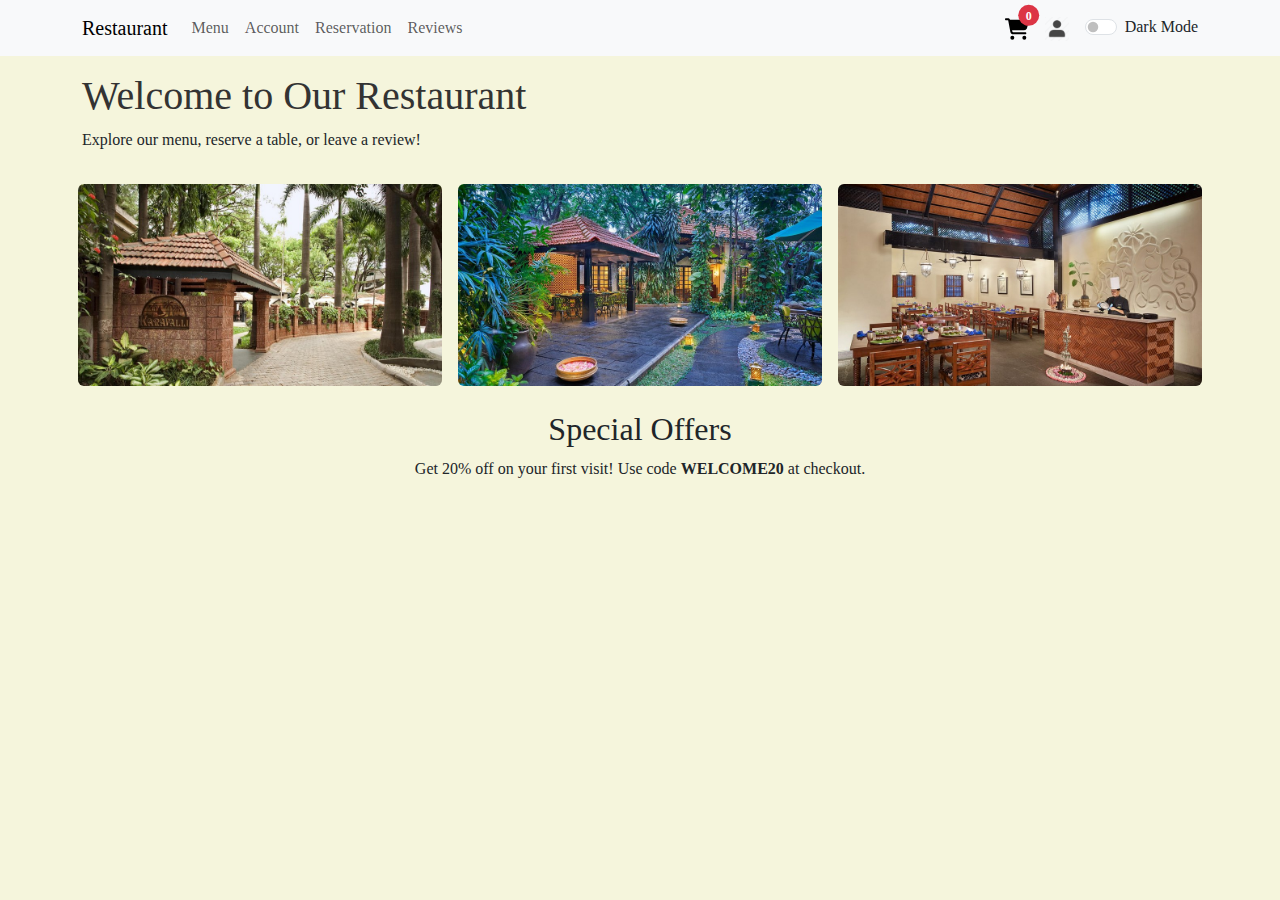
<file: index.html>
<!DOCTYPE html>
<html lang="en">
<head>
    <meta charset="UTF-8">
    <meta name="viewport" content="width=device-width, initial-scale=1.0">
    <title>Restaurant Home</title>
    <link rel="stylesheet" href="https://cdn.jsdelivr.net/npm/bootstrap@5.3.2/dist/css/bootstrap.min.css">
    <link rel="stylesheet" href="assets/css/style.css">
</head>
<body>
    <nav class="navbar navbar-expand-md navbar-light bg-light">
        <div class="container">
            <a class="navbar-brand" href="index.html">Restaurant</a>
            <button class="navbar-toggler" type="button" data-bs-toggle="collapse" data-bs-target="#navbarNav">
                <span class="navbar-toggler-icon"></span>
            </button>
            <div class="collapse navbar-collapse" id="navbarNav">
                <ul class="navbar-nav">
                    <li class="nav-item"><a class="nav-link" href="menu.html">Menu</a></li>
                    <li class="nav-item"><a class="nav-link" href="account.html">Account</a></li>
                    <li class="nav-item"><a class="nav-link" href="reservation.html">Reservation</a></li>
                    <li class="nav-item"><a class="nav-link" href="reviews.html">Reviews</a></li>
                </ul>
                <!-- Cart Icon, Profile Icon and Dark Mode Switch on the right -->
                <div class="d-flex ms-auto align-items-center">
                    <a href="cart.html" class="me-3 position-relative">
                        <img src="assets/icons/cart-shopping-solid.svg" alt="Cart" width="24" height="24">
                        <span id="cart-count" class="position-absolute top-0 start-100 translate-middle badge rounded-pill bg-danger">
                            0
                        </span>
                    </a>
                    <a href="#" class="me-3 position-relative profile-icon">
                        <img src="assets/icons/user-account-profile.webp" alt="Profile" width="24" height="24">
                    </a>
                    <div class="form-check form-switch">
                        <input class="form-check-input" type="checkbox" id="darkModeToggle">
                        <label class="form-check-label" for="darkModeToggle">Dark Mode</label>
                    </div>
                </div>
            </div>
        </div>
    </nav>
    <div class="container mt-3">
        <h1>Welcome to Our Restaurant</h1>
        <p>Explore our menu, reserve a table, or leave a review!</p>

        <!-- Restaurant Images Section -->
        <div class="row mt-4">
            <div class="col-md-4 p-2">
                <img src="assets/images/karavalli.jpg" alt="Restaurant View 1" class="img-fluid rounded">
            </div>
            <div class="col-md-4 p-2">
                <img src="assets/images/karavalli-garden.jpg" alt="Restaurant View 2" class="img-fluid rounded">
            </div>
            <div class="col-md-4 p-2">
                <img src="assets/images/courtyard.jpg" alt="Restaurant View 3" class="img-fluid rounded">
            </div>
        </div>

        <!-- Special Offers Section -->
        <div class="mt-3 text-center">
            <h2>Special Offers</h2>
            <p>Get 20% off on your first visit! Use code <strong>WELCOME20</strong> at checkout.</p>
        </div>

    </div>
    <script src="https://cdn.jsdelivr.net/npm/bootstrap@5.3.2/dist/js/bootstrap.bundle.min.js"></script>
    <script>
        const darkModeToggle = document.getElementById('darkModeToggle');

        // Check for saved dark mode preference
        if (localStorage.getItem('darkMode') === 'enabled') {
            document.body.classList.add('dark-mode');
            darkModeToggle.checked = true;
        }

        darkModeToggle.addEventListener('change', () => {
            if (darkModeToggle.checked) {
                document.body.classList.add('dark-mode');
                localStorage.setItem('darkMode', 'enabled');
            } else {
                document.body.classList.remove('dark-mode');
                localStorage.setItem('darkMode', 'disabled');
            }
        });
    </script>
    <script src="assets/js/userProfile.js"></script>
</body>
</html>
</file>
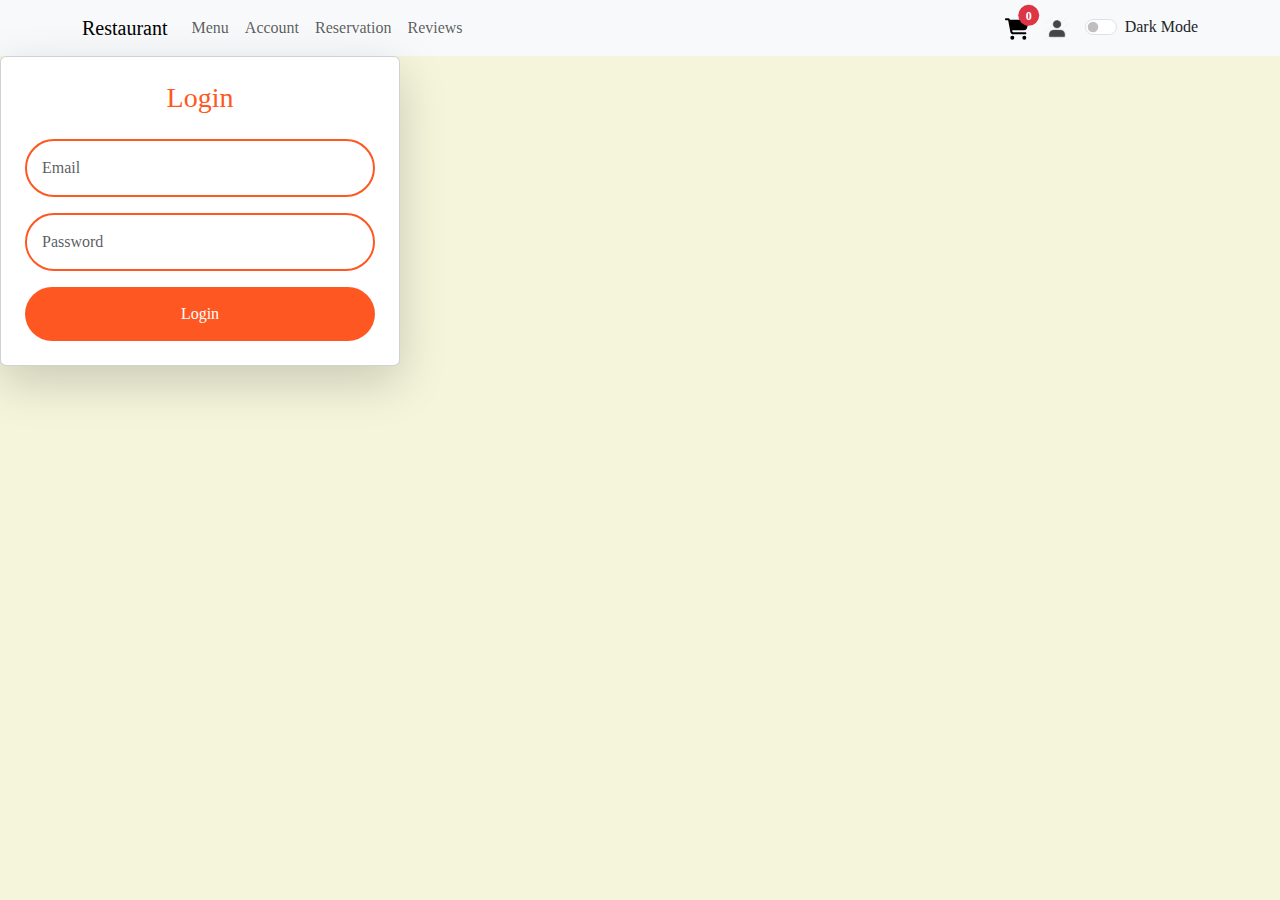
<file: account.html>
<!DOCTYPE html>
<html lang="en">
<head>
    <meta charset="UTF-8">
    <meta name="viewport" content="width=device-width, initial-scale=1.0">
    <title>Account</title>
    <link rel="stylesheet" href="https://cdn.jsdelivr.net/npm/bootstrap@5.3.2/dist/css/bootstrap.min.css">
    <link rel="stylesheet" href="assets/css/style.css">
    <style>
        /* Custom styles */
        body {
            font-family: 'Times New Roman', Times, serif;
            background-color: beige;
        }

        h2 {
            color: #ff5722;
            font-size: 28px;
        }

        .card {
            background-color: #ffffff;
            border-radius: 15px;
            padding: 30px;
            box-shadow: 0 4px 10px rgba(0, 0, 0, 0.1);
        }

        .card-body {
            display: flex;
            flex-direction: column;
            align-items: center;
        }

        .form-control {
            border-radius: 30px;
            padding: 15px;
            margin-bottom: 15px;
            border: 2px solid #ff5722;
        }

        .btn-primary {
            background-color: #ff5722;
            border-radius: 30px;
            padding: 15px;
            font-size: 16px;
            border: none;
        }

        .btn-primary:hover {
            background-color: #e64a19;
        }

        .greeting-message {
            display: none;
            text-align: center;
            font-size: 20px;
            margin-top: 30px;
            color: #4caf50;
        }

        /* Responsive styling */
        @media (max-width: 768px) {
            .card {
                padding: 20px;
            }
        }

        /* Dark mode styles */
        body.dark-mode {
            background-color: #121212;
            color: #ffffff;
        }

        .card.dark-mode {
            background-color: #1e1e1e;
        }

        .form-control.dark-mode {
            background-color: #333333;
            color: white;
            border: 2px solid #ff5722;
        }

        .btn-primary.dark-mode {
            background-color: #e64a19;
        }
    </style>
</head>
<body>
    <nav class="navbar navbar-expand-md navbar-light bg-light">
        <div class="container">
            <a class="navbar-brand" href="index.html">Restaurant</a>
            <button class="navbar-toggler" type="button" data-bs-toggle="collapse" data-bs-target="#navbarNav">
                <span class="navbar-toggler-icon"></span>
            </button>
            <div class="collapse navbar-collapse" id="navbarNav">
                <ul class="navbar-nav">
                    <li class="nav-item"><a class="nav-link" href="menu.html">Menu</a></li>
                    <li class="nav-item"><a class="nav-link" href="account.html">Account</a></li>
                    <li class="nav-item"><a class="nav-link" href="reservation.html">Reservation</a></li>
                    <li class="nav-item"><a class="nav-link" href="reviews.html">Reviews</a></li>
                </ul>
                <!-- Cart Icon, Profile Icon and Dark Mode Switch on the right -->
                <div class="d-flex ms-auto align-items-center">
                    <a href="cart.html" class="me-3 position-relative">
                        <img src="assets/icons/cart-shopping-solid.svg" alt="Cart" width="24" height="24">
                        <span id="cart-count" class="position-absolute top-0 start-100 translate-middle badge rounded-pill bg-danger">
                            0
                        </span>
                    </a>
                    <a href="#" class="me-3 position-relative profile-icon">
                        <img src="assets/icons/user-account-profile.webp" alt="Profile" width="24" height="24">
                    </a>
                    <div class="form-check form-switch">
                        <input class="form-check-input" type="checkbox" id="darkModeToggle">
                        <label class="form-check-label" for="darkModeToggle">Dark Mode</label>
                    </div>
                </div>
            </div>
        </div>
    </nav>

    <div class="card shadow-lg p-4 rounded" style="max-width: 400px; width: 100%;">
        <h2 class="text-center mb-4">Login</h2>
        <!-- Add this div for error messages -->
        <div id="login-error" class="alert alert-danger" style="display: none;"></div>
        <form id="login-form">
            <div class="mb-3">
                <input type="email" class="form-control" placeholder="Email" required id="email">
            </div>
            <div class="mb-3">
                <input type="password" class="form-control" placeholder="Password" required id="password">
            </div>
            <button type="submit" class="btn btn-primary w-100">Login</button>
        </form>
        <div id="profile-section" style="display: none;">
            <h2 class="text-center mb-4">Your Profile</h2>
            <div id="user-details"></div>
            <div id="order-history" class="mt-4"></div>
            <button class="btn btn-danger w-100 mt-3" id="logout-btn">Logout</button>
        </div>
    </div>

    <script src="https://cdn.jsdelivr.net/npm/bootstrap@5.3.2/dist/js/bootstrap.bundle.min.js"></script>
    <script>
        const darkModeToggle = document.getElementById('darkModeToggle');

// Check for saved dark mode preference
        if (localStorage.getItem('darkMode') === 'enabled') {
            document.body.classList.add('dark-mode');
            darkModeToggle.checked = true;
        }

        darkModeToggle.addEventListener('change', () => {
            if (darkModeToggle.checked) {
                document.body.classList.add('dark-mode');
                localStorage.setItem('darkMode', 'enabled');
            } else {
                document.body.classList.remove('dark-mode');
                localStorage.setItem('darkMode', 'disabled');
            }
        });
        
    </script>
    <script>
        // Simulating a login process
        document.getElementById("login-form").addEventListener("submit", function(event) {
            event.preventDefault(); // Prevent form submission
            
            // Get user input
            const username = document.getElementById("username").value;

            // Simulate successful login by showing the greeting message
            if (username) {
                document.getElementById("greeting-message").style.display = "block"; // Show greeting message
                document.getElementById("user-name").textContent = username; // Set username in the greeting
                document.getElementById("login-form").reset(); // Reset form fields
            }
        });
    </script>
    <script src="assets/js/userProfile.js"></script>
</body>
</html>
</file>
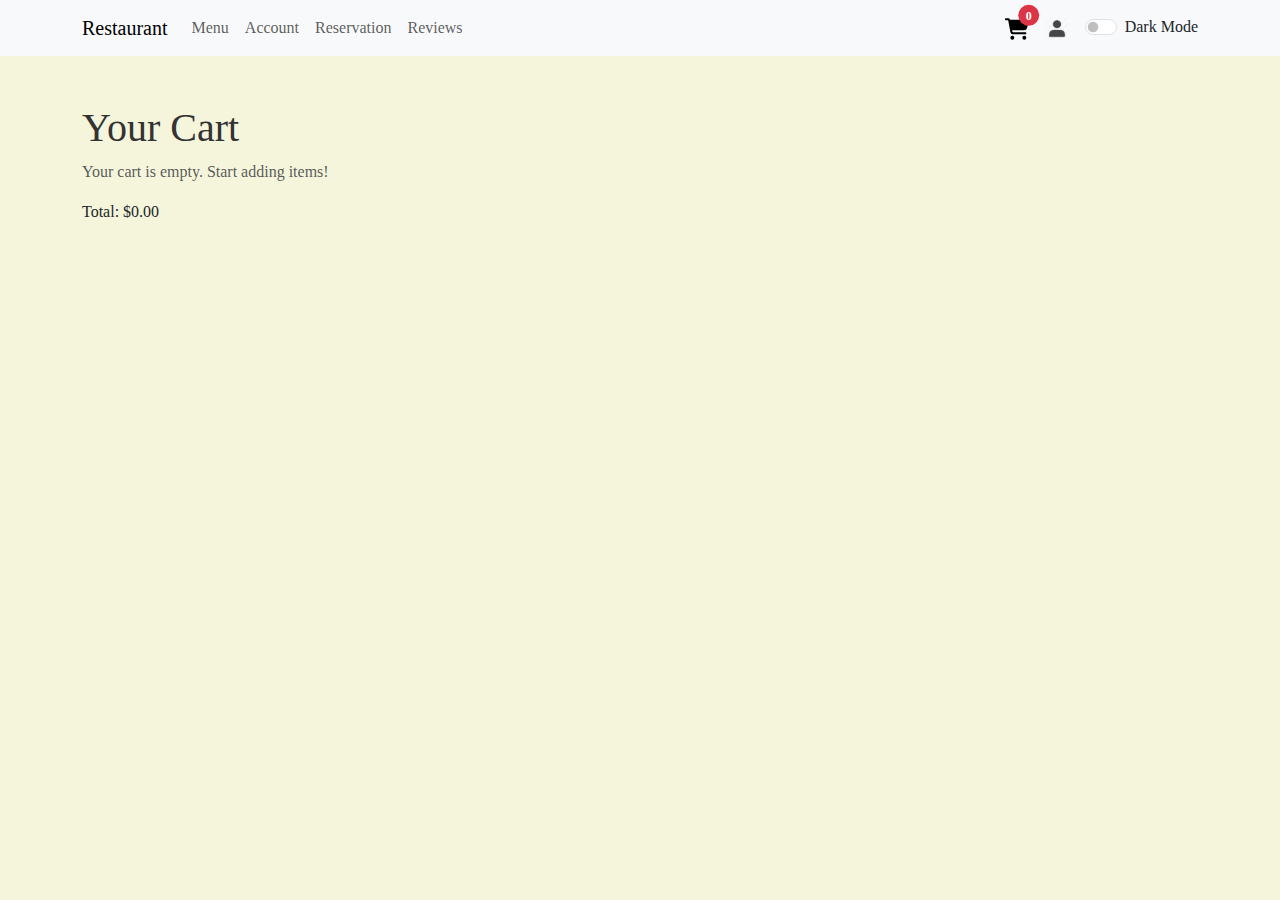
<file: cart.html>
<!DOCTYPE html>
<html lang="en">
<head>
    <meta charset="UTF-8">
    <meta name="viewport" content="width=device-width, initial-scale=1.0">
    <title>Cart</title>
    <link rel="stylesheet" href="https://cdn.jsdelivr.net/npm/bootstrap@5.3.2/dist/css/bootstrap.min.css">
    <link rel="stylesheet" href="assets/css/style.css">
</head>
<body>
    <nav class="navbar navbar-expand-md navbar-light bg-light">
        <div class="container">
            <a class="navbar-brand" href="index.html">Restaurant</a>
            <button class="navbar-toggler" type="button" data-bs-toggle="collapse" data-bs-target="#navbarNav">
                <span class="navbar-toggler-icon"></span>
            </button>
            <div class="collapse navbar-collapse" id="navbarNav">
                <ul class="navbar-nav">
                    <li class="nav-item"><a class="nav-link" href="menu.html">Menu</a></li>
                    <li class="nav-item"><a class="nav-link" href="account.html">Account</a></li>
                    <li class="nav-item"><a class="nav-link" href="reservation.html">Reservation</a></li>
                    <li class="nav-item"><a class="nav-link" href="reviews.html">Reviews</a></li>
                </ul>
                <!-- Cart Icon -->
                <div class="d-flex ms-auto align-items-center">
                    <a href="#" class="me-3 position-relative" id="cart-icon">
                        <img src="assets/icons/cart-shopping-solid.svg" alt="Cart" width="24" height="24">
                        <span id="cart-count" class="position-absolute top-0 start-100 translate-middle badge rounded-pill bg-danger">0</span>
                    </a>
                    <a href="#" class="me-3 position-relative profile-icon">
                        <img src="assets/icons/user-account-profile.webp" alt="Profile" width="24" height="24">
                    </a>
                    <div class="form-check form-switch">
                        <input class="form-check-input" type="checkbox" id="darkModeToggle">
                        <label class="form-check-label" for="darkModeToggle">Dark Mode</label>
                    </div>
                </div>
            </div>
        </div>
    </nav>

    <div class="container mt-5">
        <h1>Your Cart</h1>
        <div id="cart-items">
            <p class="text-muted">Your cart is empty. Start adding items!</p>
        </div>
        <p>Total: <span id="cart-total">$0.00</span></p>
        <button class="btn btn-primary d-none" id="checkout-btn">Checkout</button>
    </div>

    <script src="https://cdn.jsdelivr.net/npm/bootstrap@5.3.2/dist/js/bootstrap.bundle.min.js"></script>
    <script>
        // Cart logic
        let cartItems = []; cartCount.textContent = '0';
        const cartIcon = document.getElementById('cart-icon');
        const cartCount = document.getElementById('cart-count');
        const cartItemsContainer = document.getElementById('cart-items');
        const cartTotal = document.getElementById('cart-total');
        const checkoutButton = document.getElementById('checkout-btn');

        // Function to update the cart display
        function updateCart() {
            cartCount.textContent = cartItems.length;
            if (cartItems.length === 0) {
                cartItemsContainer.innerHTML = '<p class="text-muted">Your cart is empty. Start adding items!</p>';
                checkoutButton.classList.add('d-none');
                cartTotal.textContent = '$0.00';
            } else {
                cartItemsContainer.innerHTML = cartItems.map(item => `
                    <div class="d-flex justify-content-between mb-2">
                        <span>${item.name}</span>
                        <span>$${item.price.toFixed(2)}</span>
                    </div>
                `).join('');
                const total = cartItems.reduce((sum, item) => sum + item.price, 0);
                cartTotal.textContent = `$${total.toFixed(2)}`;
                checkoutButton.classList.remove('d-none');
            }
        }

        // Add an item to the cart (dummy example)
        function addItemToCart(name, price) {
            cartItems.push({ name, price });
            updateCart();
        }

        // Example: Adding items (connect this function to menu buttons in the menu page)
        // addItemToCart('Tiramisu', 8.00);
        // addItemToCart('Crème Brûlée', 9.00);

        // Cart icon click opens cart page
        cartIcon.addEventListener('click', () => {
            window.location.href = 'cart.html';
        });

        // Dark mode toggle
        const darkModeToggle = document.getElementById('darkModeToggle');
        if (localStorage.getItem('darkMode') === 'enabled') {
            document.body.classList.add('dark-mode');
            darkModeToggle.checked = true;
        }
        darkModeToggle.addEventListener('change', () => {
            if (darkModeToggle.checked) {
                document.body.classList.add('dark-mode');
                localStorage.setItem('darkMode', 'enabled');
            } else {
                document.body.classList.remove('dark-mode');
                localStorage.setItem('darkMode', 'disabled');
            }
        });

        // Initialize cart on page load
        document.addEventListener('DOMContentLoaded', updateCart);
    </script>
</body>
</html>
</file>
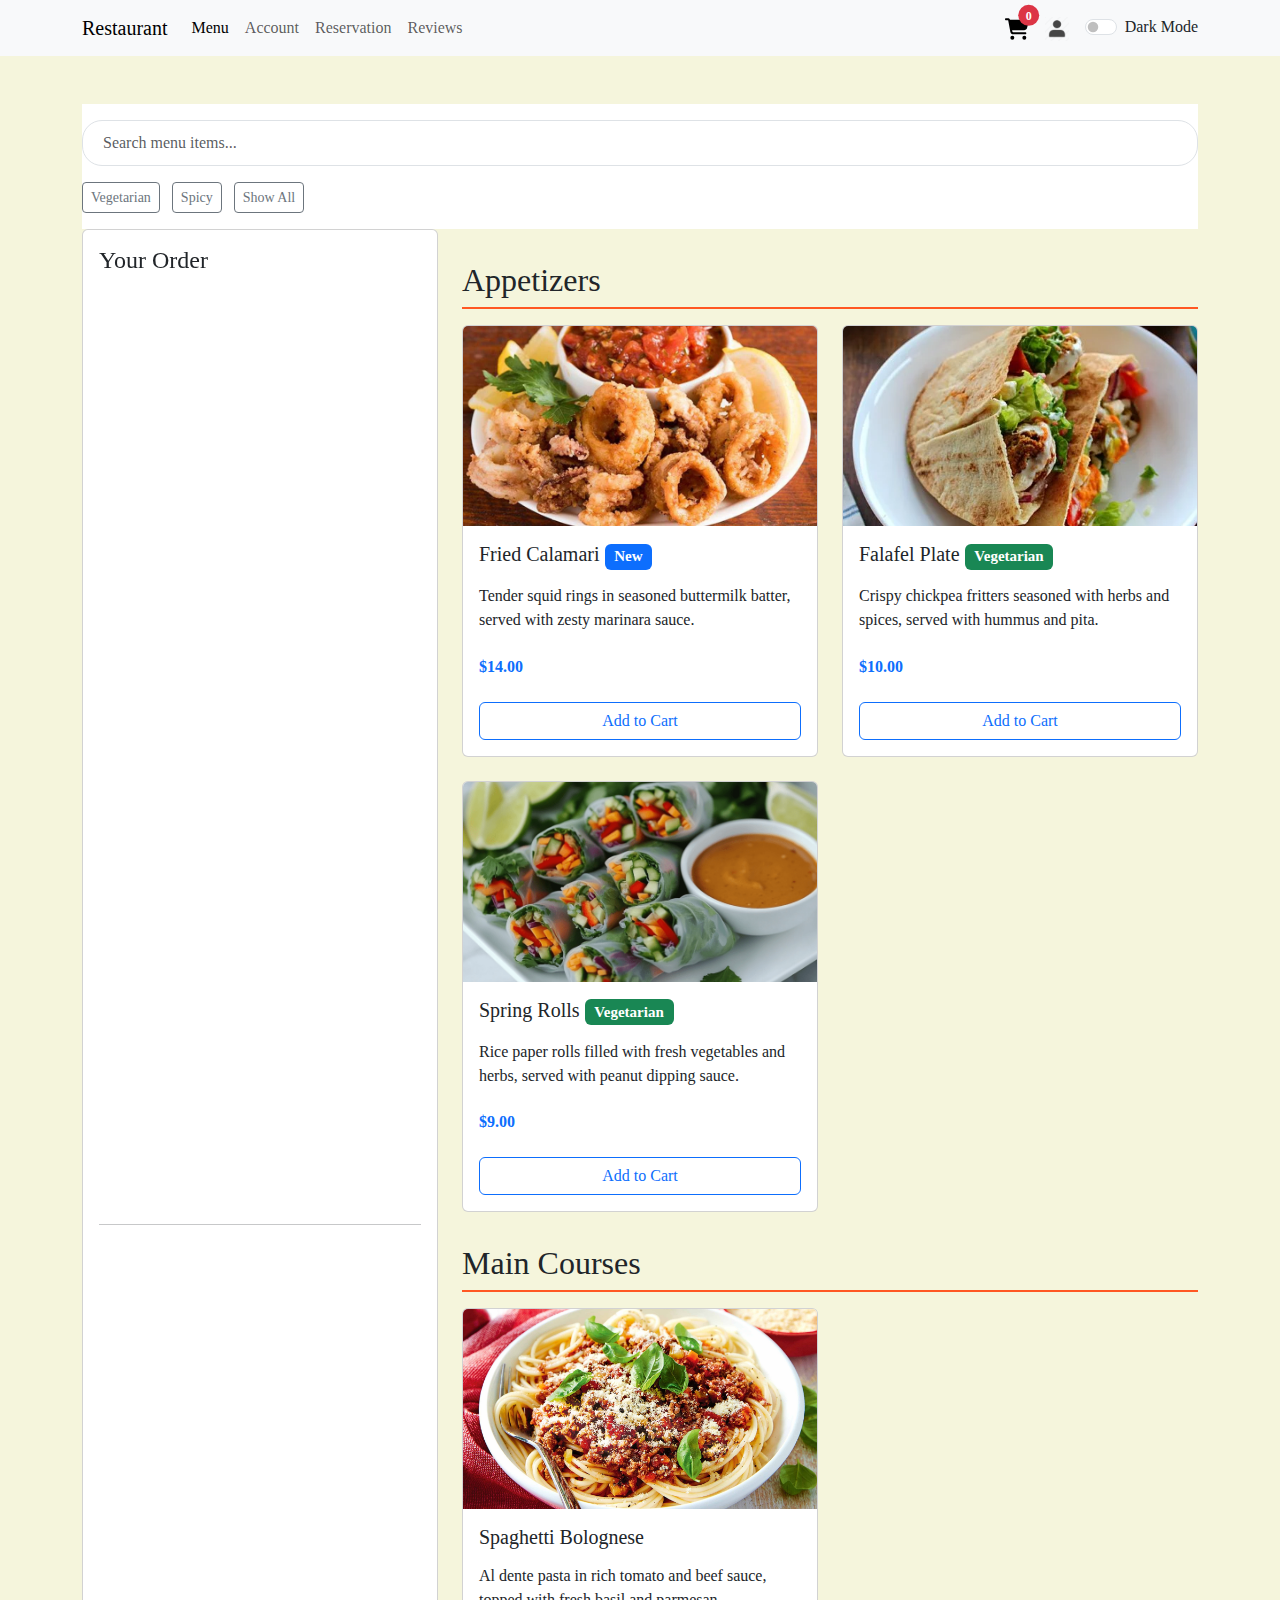
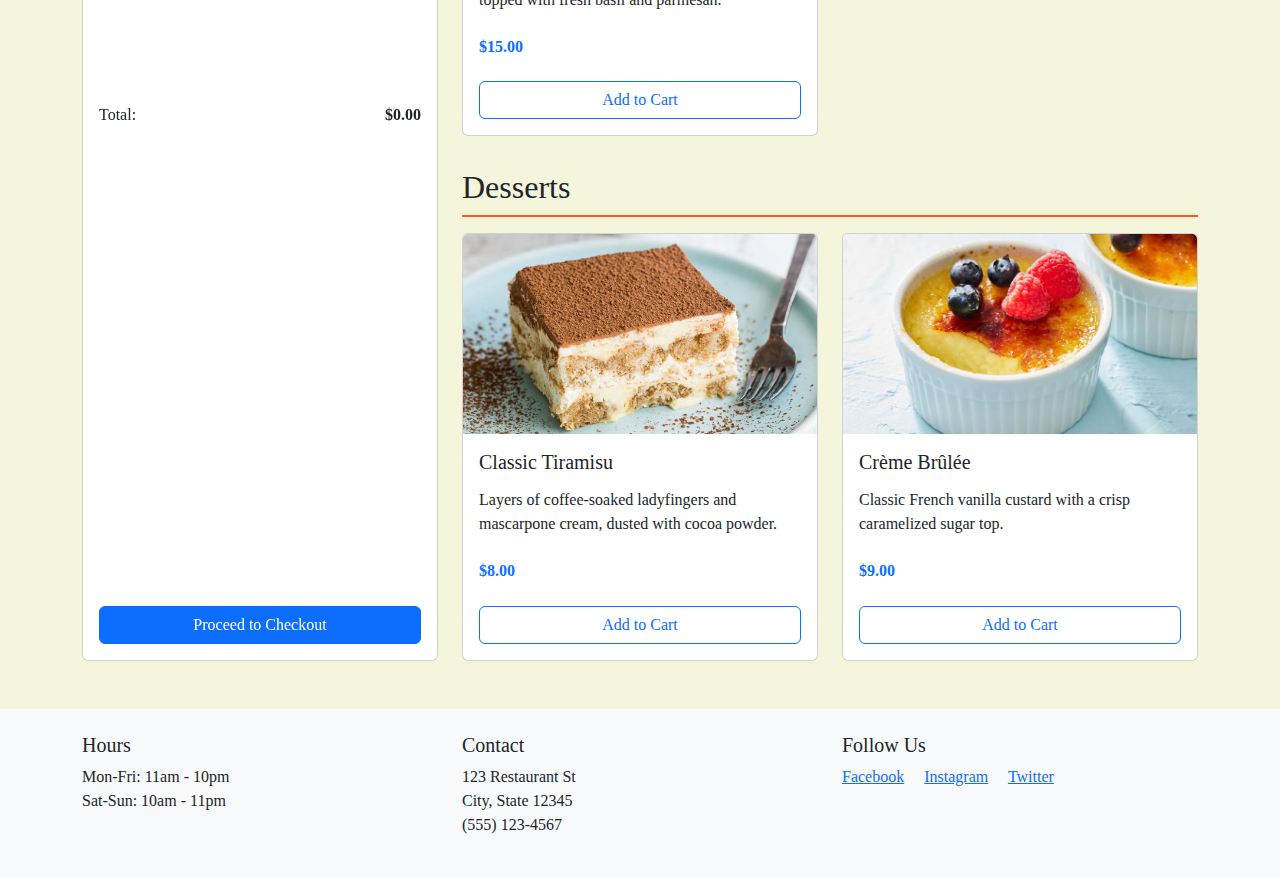
<file: menu.html>
<!DOCTYPE html>
<html lang="en">
<head>
    <meta charset="UTF-8">
    <meta name="viewport" content="width=device-width, initial-scale=1.0">
    <meta name="description" content="Explore our diverse menu featuring appetizers, main courses, and desserts. Fresh ingredients and amazing flavors await you.">
    <title>Menu - Restaurant Name</title>
    <link rel="stylesheet" href="https://cdn.jsdelivr.net/npm/bootstrap@5.3.2/dist/css/bootstrap.min.css">
    <link rel="stylesheet" href="assets/css/style.css">
    <style>
        /* Original styles remain unchanged */
        .card {
            transition: transform 0.2s;
            height: 100%;
        }
        
        .card:hover {
            transform: translateY(-5px);
            box-shadow: 0 4px 15px rgba(0,0,0,0.1);
        }

        .card-img-top {
            height: 200px;
            object-fit: cover;
        }

        .search-container {
            position: sticky;
            top: 0;
            z-index: 100;
            background: white;
            padding: 1rem 0;
        }

        .back-to-top {
            position: fixed;
            bottom: 20px;
            right: 20px;
            display: none;
            z-index: 1000;
        }

        .dietary-badge {
            margin-right: 5px;
        }

        #menuSearch {
            border-radius: 20px;
            padding: 10px 20px;
        }

        .category-header {
            margin-top: 2rem;
            margin-bottom: 1rem;
            padding-bottom: 0.5rem;
            border-bottom: 2px solid #ff5722;
        }

        .dark-mode #menuSearch {
            background-color: #2d2d2d;
            color: #ffffff;
            border-color: #404040;
        }
        
        .dark-mode #menuSearch::placeholder {
            color: #cccccc;
        }
    </style>
</head>
<body>
    <!-- Navigation remains unchanged -->
    <nav class="navbar navbar-expand-md navbar-light bg-light">
        <div class="container">
            <a class="navbar-brand" href="index.html">Restaurant</a>
            <button class="navbar-toggler" type="button" data-bs-toggle="collapse" data-bs-target="#navbarNav">
                <span class="navbar-toggler-icon"></span>
            </button>
            <div class="collapse navbar-collapse" id="navbarNav">
                <ul class="navbar-nav">
                    <li class="nav-item"><a class="nav-link active" href="menu.html" aria-current="page">Menu</a></li>
                    <li class="nav-item"><a class="nav-link" href="account.html">Account</a></li>
                    <li class="nav-item"><a class="nav-link" href="reservation.html">Reservation</a></li>
                    <li class="nav-item"><a class="nav-link" href="reviews.html">Reviews</a></li>
                </ul>
                <div class="d-flex ms-auto align-items-center">
                    <a href="cart.html" class="me-3 position-relative">
                        <img src="assets/icons/cart-shopping-solid.svg" alt="Shopping Cart" width="24" height="24">
                        <span id="cart-count" class="position-absolute top-0 start-100 translate-middle badge rounded-pill bg-danger">
                            0
                        </span>
                    </a>
                    <a href="account.html" class="me-3">
                        <img src="assets/icons/user-account-profile.webp" alt="User Profile" width="24" height="24">
                    </a>
                    <div class="form-check form-switch">
                        <input class="form-check-input" type="checkbox" id="darkModeToggle" aria-label="Toggle dark mode">
                        <label class="form-check-label" for="darkModeToggle">Dark Mode</label>
                    </div>
                </div>
            </div>
        </div>
    </nav>
    
    <div class="container mt-5">
        <div class="search-container">
            <input type="search" 
                   class="form-control" 
                   id="menuSearch" 
                   placeholder="Search menu items..."
                   aria-label="Search menu">
            
            <div class="mt-3">
                <button class="btn btn-outline-secondary btn-sm me-2" data-filter="vegetarian">
                    Vegetarian
                </button>
                <button class="btn btn-outline-secondary btn-sm me-2" data-filter="spicy">
                    Spicy
                </button>
                <button class="btn btn-outline-secondary btn-sm" data-filter="all">
                    Show All
                </button>
            </div>
        </div>

        <div class="row">
            <!-- Cart moved to top -->
            <div class="col-12 col-lg-4">
                <div class="card sticky-top" style="top: 20px;">
                    <div class="card-body">
                        <h2 class="h4">Your Order</h2>
                        <div id="cart-items">
                            <!-- Cart items will be dynamically added here -->
                        </div>
                        <hr>
                        <div class="d-flex justify-content-between">
                            <span>Total:</span>
                            <span id="cart-total" class="fw-bold">$0.00</span>
                        </div>
                        <button class="btn btn-primary w-100 mt-3" id="checkout-btn">Proceed to Checkout</button>
                    </div>
                </div>
            </div>

            <div class="col-12 col-lg-8">
                <!-- Appetizers Section -->
                <h2 class="category-header">Appetizers</h2>
                <div class="row g-4">
                    <div class="col-12 col-md-6">
                        <div class="card h-100">
                            <img src="assets/images/calamari.webp" 
                                 alt="Crispy fried calamari rings served with marinara sauce" 
                                 class="card-img-top"
                                 loading="lazy">
                            <div class="card-body">
                                <h3 class="card-title h5">Fried Calamari <span class="badge bg-primary">New</span></h3>
                                <p class="card-text">Tender squid rings in seasoned buttermilk batter, served with zesty marinara sauce.</p>
                                <p class="text-primary fw-bold">$14.00</p>
                                <button class="btn btn-outline-primary add-to-cart" 
                                        data-item="Fried Calamari" 
                                        data-price="14.00"
                                        aria-label="Add Fried Calamari to cart">
                                    Add to Cart
                                </button>
                            </div>
                        </div>
                    </div>
                    <div class="col-12 col-md-6">
                        <div class="card h-100">
                            <img src="assets/images/falafel.webp" 
                                 alt="Fresh falafel with hummus and pita bread" 
                                 class="card-img-top"
                                 loading="lazy">
                            <div class="card-body">
                                <h3 class="card-title h5">
                                    Falafel Plate 
                                    <span class="badge bg-success dietary-badge">Vegetarian</span>
                                </h3>
                                <p class="card-text">Crispy chickpea fritters seasoned with herbs and spices, served with hummus and pita.</p>
                                <p class="text-primary fw-bold">$10.00</p>
                                <button class="btn btn-outline-primary add-to-cart" 
                                        data-item="Falafel Plate" 
                                        data-price="10.00"
                                        aria-label="Add Falafel Plate to cart">
                                    Add to Cart
                                </button>
                            </div>
                        </div>
                    </div>
                    <div class="col-12 col-md-6">
                        <div class="card h-100">
                            <img src="assets/images/springrolls.webp" 
                                 alt="Fresh vegetable spring rolls with dipping sauce" 
                                 class="card-img-top"
                                 loading="lazy">
                            <div class="card-body">
                                <h3 class="card-title h5">
                                    Spring Rolls
                                    <span class="badge bg-success dietary-badge">Vegetarian</span>
                                </h3>
                                <p class="card-text">Rice paper rolls filled with fresh vegetables and herbs, served with peanut dipping sauce.</p>
                                <p class="text-primary fw-bold">$9.00</p>
                                <button class="btn btn-outline-primary add-to-cart" 
                                        data-item="Spring Rolls" 
                                        data-price="9.00"
                                        aria-label="Add Spring Rolls to cart">
                                    Add to Cart
                                </button>
                            </div>
                        </div>
                    </div>
                </div>

                <!-- Main Course Section -->
                <h2 class="category-header">Main Courses</h2>
                <div class="row g-4">
                    <div class="col-12 col-md-6">
                        <div class="card h-100">
                            <img src="assets/images/spaghetti.jpeg" 
                                 alt="Homemade spaghetti bolognese with fresh herbs" 
                                 class="card-img-top"
                                 loading="lazy">
                            <div class="card-body">
                                <h3 class="card-title h5">Spaghetti Bolognese</h3>
                                <p class="card-text">Al dente pasta in rich tomato and beef sauce, topped with fresh basil and parmesan.</p>
                                <p class="text-primary fw-bold">$15.00</p>
                                <button class="btn btn-outline-primary add-to-cart" 
                                        data-item="Spaghetti Bolognese" 
                                        data-price="15.00"
                                        aria-label="Add Spaghetti Bolognese to cart">
                                    Add to Cart
                                </button>
                            </div>
                        </div>
                    </div>
                </div>

                <!-- Desserts Section -->
                <h2 class="category-header">Desserts</h2>
                <div class="row g-4">
                    <div class="col-12 col-md-6">
                        <div class="card h-100">
                            <img src="assets/images/tiramisu.jpg" 
                                alt="Classic tiramisu dessert" 
                                class="card-img-top"
                                loading="lazy">
                            <div class="card-body">
                                <h3 class="card-title h5">Classic Tiramisu</h3>
                                <p class="card-text">Layers of coffee-soaked ladyfingers and mascarpone cream, dusted with cocoa powder.</p>
                                <p class="text-primary fw-bold">$8.00</p>
                                <button class="btn btn-outline-primary add-to-cart" 
                                        data-item="Classic Tiramisu" 
                                        data-price="8.00"
                                        aria-label="Add Classic Tiramisu to cart">
                                    Add to Cart
                                </button>
                            </div>
                        </div>
                    </div>
                    <div class="col-12 col-md-6">
                        <div class="card h-100">
                            <img src="assets/images/creme.jpg" 
                                alt="French crème brûlée with caramelized top" 
                                class="card-img-top"
                                loading="lazy">
                            <div class="card-body">
                                <h3 class="card-title h5">Crème Brûlée</h3>
                                <p class="card-text">Classic French vanilla custard with a crisp caramelized sugar top.</p>
                                <p class="text-primary fw-bold">$9.00</p>
                                <button class="btn btn-outline-primary add-to-cart" 
                                        data-item="Crème Brûlée" 
                                        data-price="9.00"
                                        aria-label="Add Crème Brûlée to cart">
                                    Add to Cart
                                </button>
                            </div>
                        </div>
                    </div>
                </div>
            </div>
        </div>
    </div>

    <!-- Back to top button -->
    <button id="backToTop" class="btn btn-primary back-to-top" aria-label="Back to top">
        ↑
    </button>

    <!-- Footer remains unchanged -->
    <footer class="mt-5 py-4 bg-light">
        <div class="container">
            <div class="row">
                <div class="col-md-4">
                    <h5>Hours</h5>
                    <p>Mon-Fri: 11am - 10pm<br>
                       Sat-Sun: 10am - 11pm</p>
                </div>
                <div class="col-md-4">
                    <h5>Contact</h5>
                    <p>123 Restaurant St<br>
                       City, State 12345<br>
                       (555) 123-4567</p>
                </div>
                <div class="col-md-4">
                    <h5>Follow Us</h5>
                    <a href="#" class="me-3">Facebook</a>
                    <a href="#" class="me-3">Instagram</a>
                    <a href="#">Twitter</a>
                </div>
            </div>
        </div>
    </footer>

    <script src="https://cdn.jsdelivr.net/npm/bootstrap@5.3.2/dist/js/bootstrap.bundle.min.js"></script>
    <script>
        const darkModeToggle = document.getElementById('darkModeToggle');

        // Check for saved dark mode preference
        if (localStorage.getItem('darkMode') === 'enabled') {
            document.body.classList.add('dark-mode');
            darkModeToggle.checked = true;
        }

        darkModeToggle.addEventListener('change', () => {
            if (darkModeToggle.checked) {
                document.body.classList.add('dark-mode');
                localStorage.setItem('darkMode', 'enabled');
            } else {
                document.body.classList.remove('dark-mode');
                localStorage.setItem('darkMode', 'disabled');
            }
        });

        // Search functionality
        document.getElementById('menuSearch').addEventListener('input', function(e) {
            const searchTerm = e.target.value.toLowerCase();
            const menuItems = document.querySelectorAll('.card');
            
            menuItems.forEach(item => {
                const title = item.querySelector('.card-title').textContent.toLowerCase();
                const description = item.querySelector('.card-text').textContent.toLowerCase();
                
                if (title.includes(searchTerm) || description.includes(searchTerm)) {
                    item.closest('.col-12').style.display = '';
                } else {
                    item.closest('.col-12').style.display = 'none';
                }
            });
        });

        // Back to top button
        const backToTop = document.getElementById('backToTop');
        window.addEventListener('scroll', () => {
            if (window.scrollY > 300) {
                backToTop.style.display = 'block';
            } else {
                backToTop.style.display = 'none';
            }
        });

        backToTop.addEventListener('click', () => {
            window.scrollTo({ top: 0, behavior: 'smooth' });
        });

        // Cart functionality
        let cartItems = [];
        
        function updateCart() {
            const cartCount = document.getElementById('cart-count');
            const cartItemsContainer = document.getElementById('cart-items');
            const cartTotal = document.getElementById('cart-total');
            
            cartCount.textContent = cartItems.length;
            
            // Update cart items display
            cartItemsContainer.innerHTML = cartItems.map(item => `
                <div class="d-flex justify-content-between mb-2">
                    <span>${item.name}</span>
                    <span>$${item.price}</span>
                </div>
            `).join('');
            
            // Update total
            const total = cartItems.reduce((sum, item) => sum + parseFloat(item.price), 0);
            cartTotal.textContent = `$${total.toFixed(2)}`;
        }

        // Add to cart buttons
        document.querySelectorAll('.add-to-cart').forEach(button => {
            button.addEventListener('click', (e) => {
                const item = {
                    name: e.target.dataset.item,
                    price: e.target.dataset.price
                };
                cartItems.push(item);
                updateCart();
                
                // Show feedback
                button.textContent = 'Added!';
                setTimeout(() => {
                    button.textContent = 'Add to Cart';
                }, 1000);
            });
        });

        // Initialize empty cart
        updateCart();
    </script>
    <script src="assets/js/userProfile.js"></script>
</body>
</html>
</file>
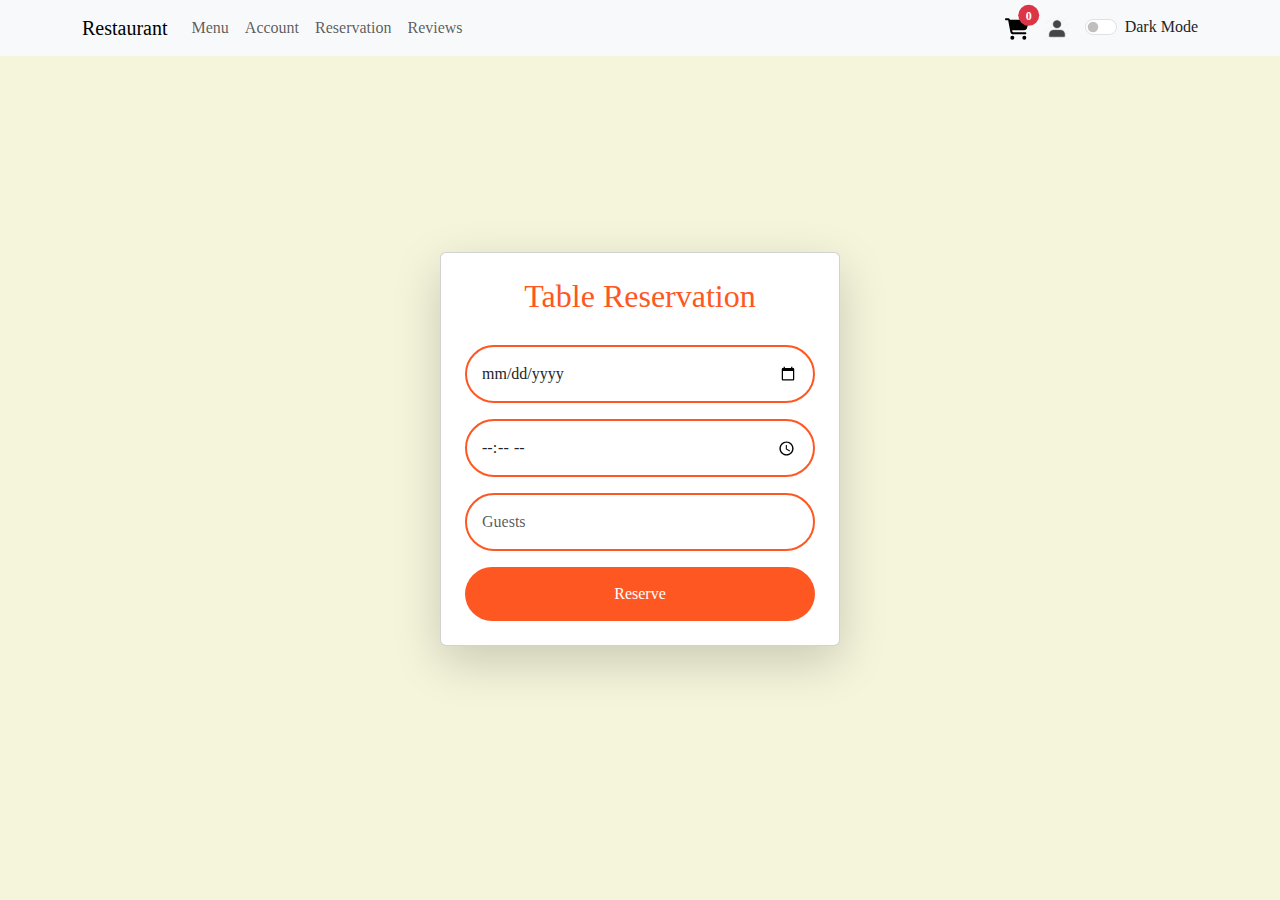
<file: reservation.html>
<!DOCTYPE html>
<html lang="en">
<head>
    <meta charset="UTF-8">
    <meta name="viewport" content="width=device-width, initial-scale=1.0">
    <title>Reservation</title>
    <link rel="stylesheet" href="https://cdn.jsdelivr.net/npm/bootstrap@5.3.2/dist/css/bootstrap.min.css">
    <link rel="stylesheet" href="assets/css/style.css">
    <style>
        /* Custom styles */
        body {
            font-family: 'Times New Roman', Times, serif;
            background-color: beige;
        }

        h1 {
            color: #ff5722;
            font-size: 32px;
            text-align: center;
            margin-bottom: 30px;
        }

        .card {
            background-color: #ffffff;
            border-radius: 15px;
            padding: 30px;
            box-shadow: 0 4px 10px rgba(0, 0, 0, 0.1);
            margin-bottom: 30px;
        }

        .form-control {
            border-radius: 30px;
            padding: 15px;
            margin-bottom: 15px;
            border: 2px solid #ff5722;
        }

        .btn-primary {
            background-color: #ff5722;
            border-radius: 30px;
            padding: 15px;
            font-size: 16px;
            border: none;
            width: 100%;
        }

        .btn-primary:hover {
            background-color: #e64a19;
        }

        .greeting-message {
            display: none;
            text-align: center;
            font-size: 20px;
            margin-top: 30px;
            color: #4caf50;
        }

        /* Responsive styling */
        @media (max-width: 768px) {
            .card {
                padding: 20px;
            }
        }

        /* Dark mode styles */
        body.dark-mode {
            background-color: #121212;
            color: #ffffff;
        }

        .card.dark-mode {
            background-color: #1e1e1e;
        }

        .form-control.dark-mode {
            background-color: #333333;
            color: white;
            border: 2px solid #ff5722;
        }

        .btn-primary.dark-mode {
            background-color: #e64a19;
        }
    </style>
</head>
<body>
    <nav class="navbar navbar-expand-md navbar-light bg-light">
        <div class="container">
            <a class="navbar-brand" href="index.html">Restaurant</a>
            <button class="navbar-toggler" type="button" data-bs-toggle="collapse" data-bs-target="#navbarNav">
                <span class="navbar-toggler-icon"></span>
            </button>
            <div class="collapse navbar-collapse" id="navbarNav">
                <ul class="navbar-nav">
                    <li class="nav-item"><a class="nav-link" href="menu.html">Menu</a></li>
                    <li class="nav-item"><a class="nav-link" href="account.html">Account</a></li>
                    <li class="nav-item"><a class="nav-link" href="reservation.html">Reservation</a></li>
                    <li class="nav-item"><a class="nav-link" href="reviews.html">Reviews</a></li>
                </ul>
                <!-- Cart Icon, Profile Icon and Dark Mode Switch on the right -->
                <div class="d-flex ms-auto align-items-center">
                    <a href="cart.html" class="me-3 position-relative">
                        <img src="assets/icons/cart-shopping-solid.svg" alt="Cart" width="24" height="24">
                        <span id="cart-count" class="position-absolute top-0 start-100 translate-middle badge rounded-pill bg-danger">
                            0
                        </span>
                    </a>
                    <a href="#" class="me-3 position-relative profile-icon">
                        <img src="assets/icons/user-account-profile.webp" alt="Profile" width="24" height="24">
                    </a>
                    <div class="form-check form-switch">
                        <input class="form-check-input" type="checkbox" id="darkModeToggle">
                        <label class="form-check-label" for="darkModeToggle">Dark Mode</label>
                    </div>
                </div>
            </div>
        </div>
    </nav>

    <div class="container d-flex justify-content-center align-items-center mt-5" style="min-height: 80vh;">
        <div class="card shadow-lg p-4 rounded" style="max-width: 400px; width: 100%;">
            <h1>Table Reservation</h1>
            <form id="reservation-form">
                <div class="mb-3">
                    <input type="date" class="form-control" required id="reservation-date">
                </div>
                <div class="mb-3">
                    <input type="time" class="form-control" required id="reservation-time">
                </div>
                <div class="mb-3">
                    <input type="number" class="form-control" placeholder="Guests" required id="guests">
                </div>
                <button type="submit" class="btn btn-primary">Reserve</button>
            </form>
            <div class="greeting-message" id="reservation-message">
                <h4>Reservation Confirmed!</h4>
                <p id="reservation-details"></p>
            </div>
        </div>
    </div>

    <script src="https://cdn.jsdelivr.net/npm/bootstrap@5.3.2/dist/js/bootstrap.bundle.min.js"></script>
    <script>
        const darkModeToggle = document.getElementById('darkModeToggle');

        // Check for saved dark mode preference
        if (localStorage.getItem('darkMode') === 'enabled') {
            document.body.classList.add('dark-mode');
            darkModeToggle.checked = true;
        }

        darkModeToggle.addEventListener('change', () => {
            if (darkModeToggle.checked) {
                document.body.classList.add('dark-mode');
                localStorage.setItem('darkMode', 'enabled');
            } else {
                document.body.classList.remove('dark-mode');
                localStorage.setItem('darkMode', 'disabled');
            }
        });

        // Simulate reservation process
        document.getElementById("reservation-form").addEventListener("submit", function(event) {
            event.preventDefault(); // Prevent form submission
            
            // Get user input
            const date = document.getElementById("reservation-date").value;
            const time = document.getElementById("reservation-time").value;
            const guests = document.getElementById("guests").value;

            // Show confirmation message
            if (date && time && guests) {
                document.getElementById("reservation-message").style.display = "block"; // Show reservation confirmation
                document.getElementById("reservation-details").textContent = `Date: ${date}, Time: ${time}, Guests: ${guests}`; // Display details
                document.getElementById("reservation-form").reset(); // Reset form fields
            }
        });
    </script>
    <script src="assets/js/userProfile.js"></script>
    </body>
</html>
</file>
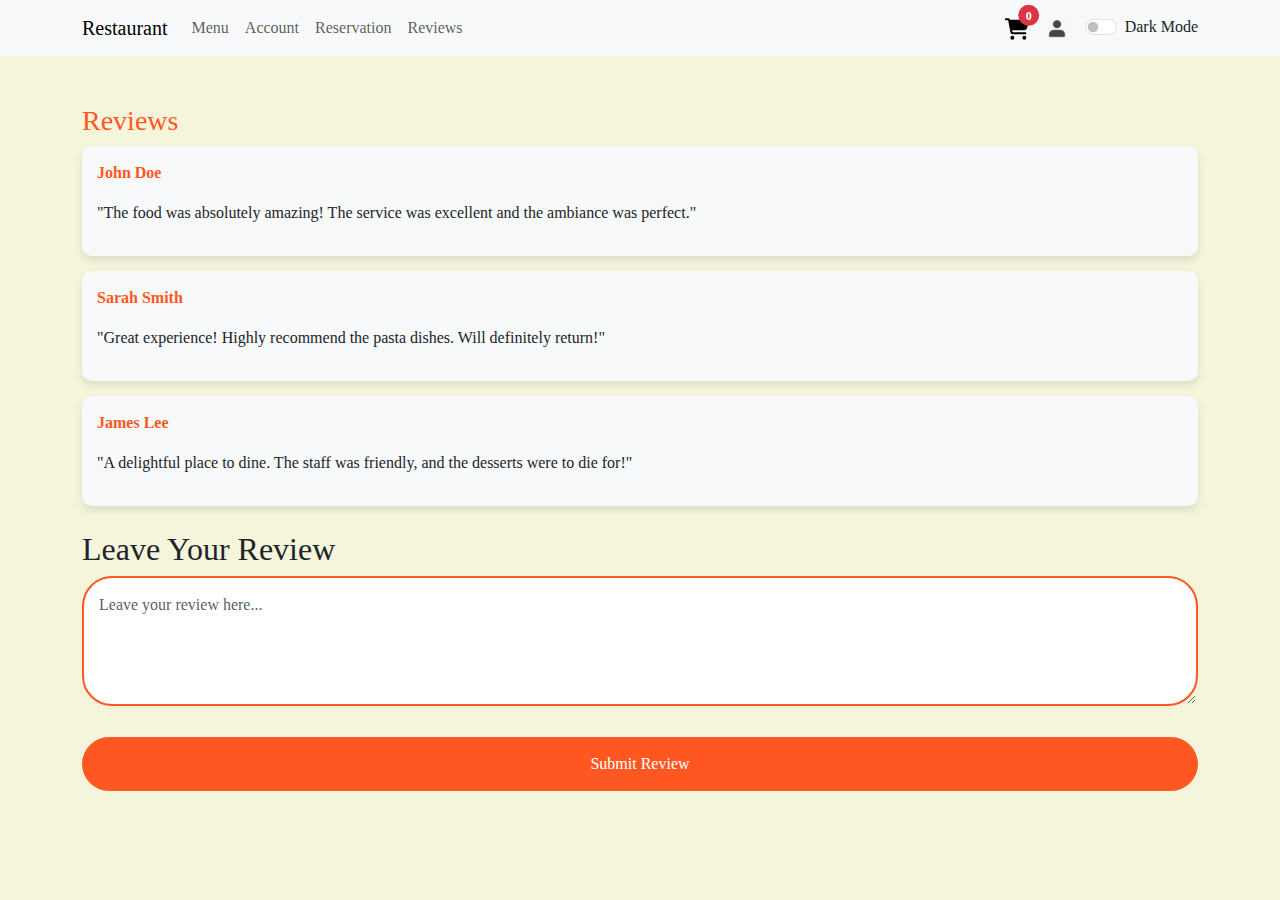
<file: reviews.html>
<!DOCTYPE html>
<html lang="en">
<head>
    <meta charset="UTF-8">
    <meta name="viewport" content="width=device-width, initial-scale=1.0">
    <title>Reviews</title>
    <link rel="stylesheet" href="https://cdn.jsdelivr.net/npm/bootstrap@5.3.2/dist/css/bootstrap.min.css">
    <link rel="stylesheet" href="assets/css/style.css">
    <style>
        /* Custom styles */
        body {
            font-family: 'Times New Roman', Times, serif;
            background-color: beige;
        }

        h1 {
            color: #ff5722;
            font-size: 28px;
        }

        .card {
            background-color: #ffffff;
            border-radius: 15px;
            padding: 30px;
            box-shadow: 0 4px 10px rgba(0, 0, 0, 0.1);
        }

        .card-body {
            display: flex;
            flex-direction: column;
            align-items: center;
        }

        .form-control {
            border-radius: 30px;
            padding: 15px;
            margin-bottom: 15px;
            border: 2px solid #ff5722;
        }

        .btn-primary {
            background-color: #ff5722;
            border-radius: 30px;
            padding: 15px;
            font-size: 16px;
            border: none;
        }

        .btn-primary:hover {
            background-color: #e64a19;
        }

        .greeting-message {
            display: none;
            text-align: center;
            font-size: 20px;
            margin-top: 30px;
            color: #4caf50;
        }

        /* Responsive styling */
        @media (max-width: 768px) {
            .card {
                padding: 20px;
            }
        }

        /* Dark mode styles */
        body.dark-mode {
            background-color: #121212;
            color: #ffffff;
        }

        .card.dark-mode {
            background-color: #1e1e1e;
        }

        .form-control.dark-mode {
            background-color: #333333;
            color: white;
            border: 2px solid #ff5722;
        }

        .btn-primary.dark-mode {
            background-color: #e64a19;
        }

        /* Review Card */
        .review-card {
            background-color: #f8f9fa;
            border-radius: 10px;
            padding: 15px;
            margin-bottom: 15px;
            box-shadow: 0 4px 8px rgba(0, 0, 0, 0.1);
        }

        .review-card p {
            font-size: 16px;
        }

        .review-card .reviewer-name {
            font-weight: bold;
            color: #ff5722;
        }
    </style>
</head>
<body>
    <nav class="navbar navbar-expand-md navbar-light bg-light">
        <div class="container">
            <a class="navbar-brand" href="index.html">Restaurant</a>
            <button class="navbar-toggler" type="button" data-bs-toggle="collapse" data-bs-target="#navbarNav">
                <span class="navbar-toggler-icon"></span>
            </button>
            <div class="collapse navbar-collapse" id="navbarNav">
                <ul class="navbar-nav">
                    <li class="nav-item"><a class="nav-link" href="menu.html">Menu</a></li>
                    <li class="nav-item"><a class="nav-link" href="account.html">Account</a></li>
                    <li class="nav-item"><a class="nav-link" href="reservation.html">Reservation</a></li>
                    <li class="nav-item"><a class="nav-link" href="reviews.html">Reviews</a></li>
                </ul>
                <!-- Cart Icon, Profile Icon and Dark Mode Switch on the right -->
                <div class="d-flex ms-auto align-items-center">
                    <a href="cart.html" class="me-3 position-relative">
                        <img src="assets/icons/cart-shopping-solid.svg" alt="Cart" width="24" height="24">
                        <span id="cart-count" class="position-absolute top-0 start-100 translate-middle badge rounded-pill bg-danger">
                            0
                        </span>
                    </a>
                    <a href="#" class="me-3 position-relative profile-icon">
                        <img src="assets/icons/user-account-profile.webp" alt="Profile" width="24" height="24">
                    </a>
                    <div class="form-check form-switch">
                        <input class="form-check-input" type="checkbox" id="darkModeToggle">
                        <label class="form-check-label" for="darkModeToggle">Dark Mode</label>
                    </div>
                </div>
            </div>
        </div>
    </nav>

    <div class="container mt-5">
        <h1>Reviews</h1>

        <!-- Pre-existing reviews -->
        <div id="reviews">
            <div class="review-card">
                <p class="reviewer-name">John Doe</p>
                <p>"The food was absolutely amazing! The service was excellent and the ambiance was perfect."</p>
            </div>
            <div class="review-card">
                <p class="reviewer-name">Sarah Smith</p>
                <p>"Great experience! Highly recommend the pasta dishes. Will definitely return!"</p>
            </div>
            <div class="review-card">
                <p class="reviewer-name">James Lee</p>
                <p>"A delightful place to dine. The staff was friendly, and the desserts were to die for!"</p>
            </div>
        </div>

        <!-- New Review Form -->
        <h2 class="mt-4">Leave Your Review</h2>
        <form id="review-form">
            <textarea class="form-control" rows="4" placeholder="Leave your review here..." required></textarea>
            <button type="submit" class="btn btn-primary w-100 mt-3">Submit Review</button>
        </form>
    </div>

    <script src="https://cdn.jsdelivr.net/npm/bootstrap@5.3.2/dist/js/bootstrap.bundle.min.js"></script>
    <script>
        const darkModeToggle = document.getElementById('darkModeToggle');

        // Check for saved dark mode preference
        if (localStorage.getItem('darkMode') === 'enabled') {
            document.body.classList.add('dark-mode');
            darkModeToggle.checked = true;
        }

        darkModeToggle.addEventListener('change', () => {
            if (darkModeToggle.checked) {
                document.body.classList.add('dark-mode');
                localStorage.setItem('darkMode', 'enabled');
            } else {
                document.body.classList.remove('dark-mode');
                localStorage.setItem('darkMode', 'disabled');
            }
        });

        // Simulate adding a review
        document.getElementById('review-form').addEventListener('submit', function(event) {
            event.preventDefault(); // Prevent form submission
            
            // Get the review input
            const reviewText = this.querySelector('textarea').value;

            // Add the new review dynamically to the page
            if (reviewText) {
                const newReview = document.createElement('div');
                newReview.classList.add('review-card');
                newReview.innerHTML = `<p class="reviewer-name">Anonymous</p><p>"${reviewText}"</p>`;
                
                document.getElementById('reviews').appendChild(newReview); // Add to reviews section
                this.reset(); // Reset the form
            }
        });
    </script>
    <script src="assets/js/userProfile.js"></script> 
</body>
</html>
</file>
<file: assets/css/style.css>
/* Custom styles go here */
body {
    font-family: 'Times New Roman', Times, serif;
    background-color: beige;
}

h1 {
    color: #333;
}

body.dark-mode {
    background-color: #121212;
    color: #ffffff;
}

/* Dark mode styles for elements */
.navbar.light-mode {
    background-color: #f8f9fa;
}

.navbar.dark-mode {
    background-color: #343a40;
}

.card-img-top {
    height: 200px; /* Consistent height for all images */
    width: 100%; /* Makes sure the image spans the full width */
    object-fit: contain; /* Ensures the entire image is visible without cropping */
    background-color: #f8f9fa; /* Optional: Adds a background color for empty spaces */
}

.card {
    min-height: 300px; /* Adjust this value based on your card content */
    margin-bottom: 20px; /* Adds space between vertical cards */
}

.card-body {
    display: flex;
    flex-direction: column;
    justify-content: space-between; /* Ensures content is spaced evenly */
}
</file>
